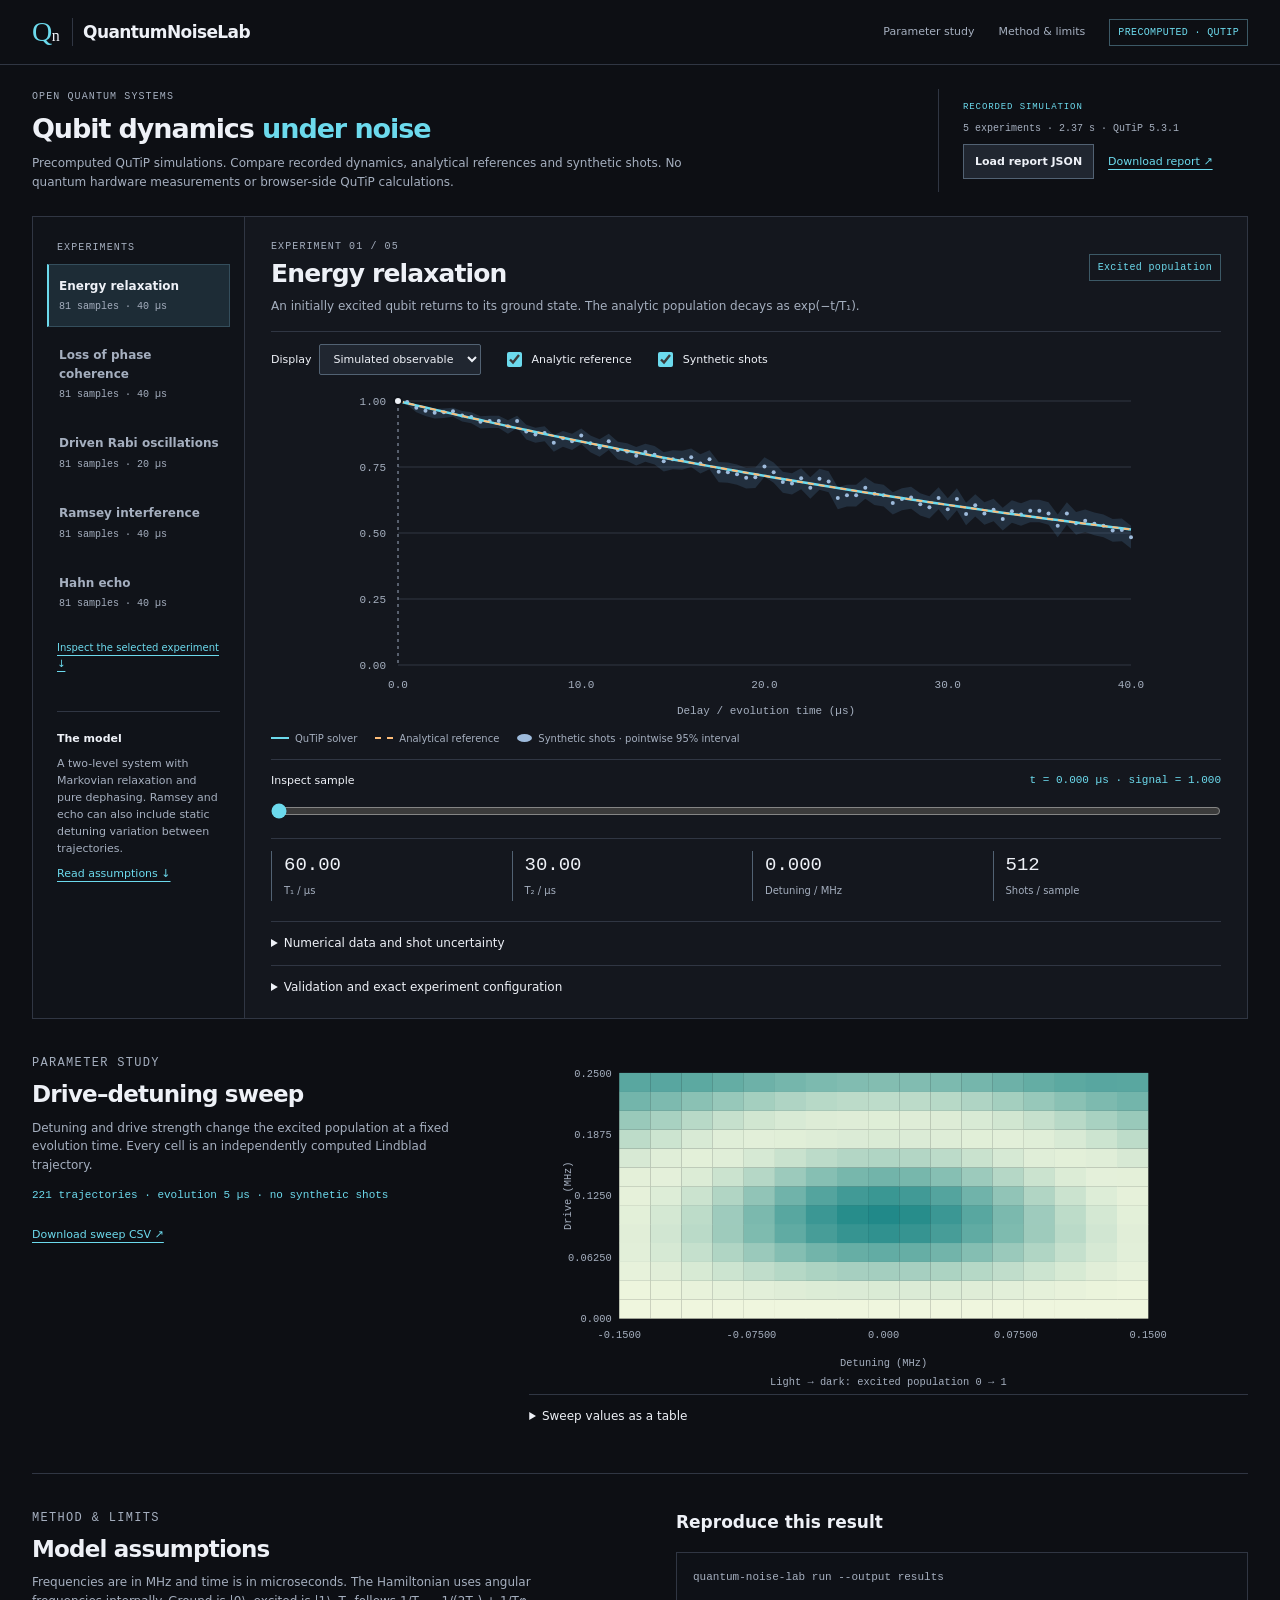
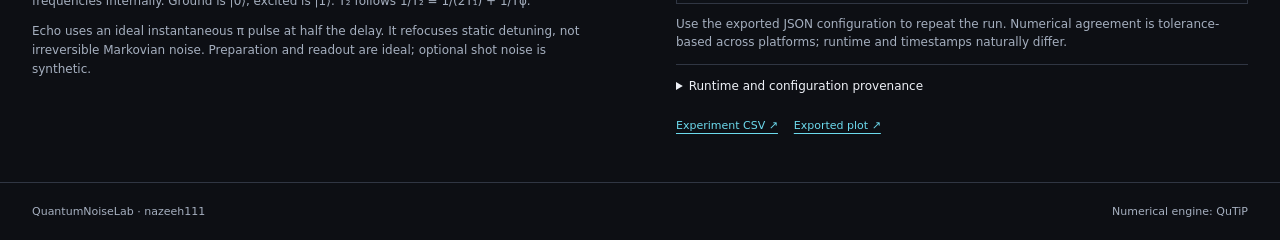
<file: docs/demo/index.html>
<!doctype html>
<html lang="en">
<head><meta charset="utf-8"><meta name="viewport" content="width=device-width,initial-scale=1"><title>QuantumNoiseLab · Qubit noise simulation</title><link rel="stylesheet" href="style.css"></head>
<body>
<a class="skip" href="#main">Skip to experiments</a>
<header><a class="brand" href="#main"><span class="mark" aria-hidden="true">Q<span>n</span></span>QuantumNoiseLab</a><div class="header-links"><a href="#sweep-panel">Parameter study</a><a href="#method">Method &amp; limits</a><span class="badge">PRECOMPUTED · QUTIP</span></div></header>
<main id="main" tabindex="-1">
<section class="intro"><div><p class="eyebrow">OPEN QUANTUM SYSTEMS</p><h1>Qubit dynamics <em>under noise</em></h1><p class="lead">Precomputed QuTiP simulations. Compare recorded dynamics, analytical references and synthetic shots. No quantum hardware measurements or browser-side QuTiP calculations.</p></div><div class="intro-meta"><div class="status">RECORDED SIMULATION</div><p id="run-summary">Loading computed results…</p><label class="button secondary" for="file">Load report JSON<input id="file" type="file" accept=".json,application/json"></label><a class="textlink" href="results.json" download="results.json">Download report ↗</a></div></section>
<p id="error" role="alert" hidden></p>
<section class="workspace" aria-label="Experiment explorer"><aside><p class="eyebrow">EXPERIMENTS</p><nav tabindex="-1" id="experiments" aria-label="Experiments"></nav><a class="experiment-jump textlink" href="#experiment-title">Inspect the selected experiment ↓</a><div class="model-note"><strong>The model</strong><p>A two-level system with Markovian relaxation and pure dephasing. Ramsey and echo can also include static detuning variation between trajectories.</p><a href="#method">Read assumptions ↓</a></div></aside>
<div class="experiment"><div class="experiment-heading"><div><p class="eyebrow" id="experiment-number"></p><h2 id="experiment-title" tabindex="-1"></h2></div><span class="tag" id="observable"></span></div><p id="description" class="description"></p>
<div class="chart-toolbar"><label>Display <select id="metric"><option value="signal">Simulated observable</option><option value="x">Bloch X</option><option value="y">Bloch Y</option><option value="z">Bloch Z</option></select></label><label><input type="checkbox" id="reference" checked> Analytic reference</label><label><input type="checkbox" id="shots" checked> Synthetic shots</label></div>
<div class="plot-frame"><svg id="chart" viewBox="0 0 820 350" role="img" aria-labelledby="chart-title chart-desc"><title id="chart-title">Quantum experiment time series</title><desc id="chart-desc">Select an experiment and inspect numerical values using the sample slider or the data table below.</desc></svg></div>
<div class="legend"><span class="solver">QuTiP solver</span><span class="reference">Analytical reference</span><span class="measurement">Synthetic shots · pointwise 95% interval</span></div>
<a class="return-experiments textlink" href="#experiments">Choose another experiment ↑</a>
<label class="scrubber" for="sample">Inspect sample <output id="sample-value"></output><input id="sample" type="range" min="0" value="0"></label>
<div class="metrics" id="metrics" aria-label="Experiment parameters"></div>
<details><summary>Numerical data and shot uncertainty</summary><p>Intervals describe binomial sampling of this finite simulated ensemble. They do not include model uncertainty or finite-ensemble uncertainty.</p><div class="table-scroll"><table id="data-table"></table></div></details>
<details><summary>Validation and exact experiment configuration</summary><div id="diagnostics"></div><pre id="config"></pre></details>
</div></section>
<section id="sweep-panel" class="sweep"><div><p class="eyebrow">PARAMETER STUDY</p><h2>Drive–detuning sweep</h2><p>Detuning and drive strength change the excited population at a fixed evolution time. Every cell is an independently computed Lindblad trajectory.</p><p id="sweep-caption"></p><a href="sweep.csv" download="sweep.csv" class="textlink">Download sweep CSV ↗</a></div><div><div class="heatmap-frame"><svg id="heatmap" viewBox="0 0 700 360" role="img" aria-label="Computed excited population by drive and detuning"></svg></div><details><summary>Sweep values as a table</summary><div class="table-scroll"><table id="sweep-table"></table></div></details></div></section>
<section class="method" id="method"><div><p class="eyebrow">METHOD & LIMITS</p><h2>Model assumptions</h2><p>Frequencies are in MHz and time is in microseconds. The Hamiltonian uses angular frequencies internally. Ground is |0⟩, excited is |1⟩. T₂ follows 1/T₂ = 1/(2T₁) + 1/Tφ.</p><p>Echo uses an ideal instantaneous π pulse at half the delay. It refocuses static detuning, not irreversible Markovian noise. Preparation and readout are ideal; optional shot noise is synthetic.</p></div><div><h3>Reproduce this result</h3><pre>quantum-noise-lab run --output results</pre><p>Use the exported JSON configuration to repeat the run. Numerical agreement is tolerance-based across platforms; runtime and timestamps naturally differ.</p><details><summary>Runtime and configuration provenance</summary><pre id="provenance"></pre></details><p><a class="textlink" href="experiments.csv" download="experiments.csv">Experiment CSV ↗</a> <a class="textlink" data-bundled href="experiments.png">Exported plot ↗</a></p></div></section>
</main><footer><span>QuantumNoiseLab · nazeeh111</span><span>Numerical engine: QuTiP</span></footer>
<script src="data.js"></script><script src="app.js"></script>
</body></html>
</file>
<file: docs/demo/style.css>
:root{color-scheme:dark;--ink:#eef1f7;--muted:#a5afbf;--teal:#6cdaed;--paper:#0d0f14;--surface:#14171e;--line:#303643;--gold:#ffbd78;--mono:ui-monospace,SFMono-Regular,Consolas,monospace}
*{box-sizing:border-box}
body{margin:0;background:var(--paper);color:var(--ink);font:14px/1.55 system-ui,-apple-system,BlinkMacSystemFont,"Segoe UI",sans-serif}
[hidden]{display:none!important}
a{color:var(--teal);text-underline-offset:4px}
button,input,select{font:inherit}
button,a,input,select,summary{outline-offset:5px}
:focus-visible{outline:2px solid var(--gold)}
.skip{position:absolute;top:-80px;background:var(--ink);color:var(--paper);padding:12px;z-index:10}
.skip:focus{top:0}
header,main,footer{max-width:1600px;margin:auto}
header{padding:18px 32px;display:flex;justify-content:space-between;align-items:center;border-bottom:1px solid var(--line);gap:20px}
.brand{text-decoration:none;color:var(--ink);font-size:17px;font-weight:700;display:flex;align-items:center;gap:10px;letter-spacing:-.035em}
.mark{display:inline-block;color:var(--teal);font:500 28px Georgia,serif;line-height:1;border-right:1px solid var(--line);padding-right:13px}
.mark span{font-size:16px;color:var(--ink)}
.header-links{display:flex;align-items:center;gap:24px;font-size:11px}
.header-links a{color:var(--muted);text-decoration:none}
.header-links a:hover{color:var(--ink)}
.badge,.tag{font:10px/1.5 var(--mono);letter-spacing:.035em;color:var(--teal);border:1px solid #3c5966;padding:5px 8px;white-space:nowrap}
main{padding:0 32px}
h1,h2,h3,p{margin-top:0}
h1{font-size:27px;line-height:1.2;letter-spacing:-.04em;font-weight:600;margin-bottom:9px}
h1 em{font-style:normal;color:var(--teal)}
h2{font-size:25px;line-height:1.2;letter-spacing:-.035em;font-weight:600;margin-bottom:10px}
h3{font-size:17px;font-weight:600}
.intro{display:grid;grid-template-columns:minmax(0,1fr) 310px;gap:48px;padding:24px 0}
.eyebrow{font:10px/1.5 var(--mono);letter-spacing:.11em;color:var(--muted);margin-bottom:9px}
.lead{font-size:12px;color:var(--muted);max-width:690px;margin-bottom:0}
.intro-meta{font-size:11px;color:var(--muted);border-left:1px solid var(--line);padding-left:24px;display:flex;flex-wrap:wrap;align-content:center;align-items:center;gap:7px 14px}
.status{font:9px/1.4 var(--mono);letter-spacing:.1em;color:var(--teal)}
#run-summary{width:100%;margin:0 0 1px;font:10px/1.5 var(--mono)}
.button{display:inline-block;padding:8px 11px;cursor:pointer;border:1px solid #526273;color:var(--ink);background:#202630;font-size:11px;font-weight:600}
.button:hover{background:#2b3542}
.button input{position:absolute;width:1px;height:1px;opacity:0}
.button:focus-within{outline:2px solid var(--gold);outline-offset:4px}
.textlink{font-size:11px;display:inline-block;margin:10px 12px 0 0}
.intro-meta .textlink{margin:0}
.workspace{display:grid;grid-template-columns:212px minmax(0,1fr);border:1px solid var(--line);background:var(--surface)}
aside{padding:23px 14px;background:#101319;border-right:1px solid var(--line)}
aside .eyebrow{margin-left:10px}
nav{display:flex;flex-direction:column;gap:6px}
nav button{text-align:left;border:1px solid transparent;padding:12px 10px;color:var(--muted);background:transparent;cursor:pointer;font-size:12px;border-left:2px solid transparent}
nav button:hover{background:#202630;color:var(--ink)}
nav button[aria-current=true]{background:#1d2c36;color:var(--ink);border-color:#344e5c;border-left-color:var(--teal)}
nav button small{display:block;color:var(--muted);font:10px/1.5 var(--mono);margin-top:4px}
nav button span{font-weight:600}
.experiment-jump{margin:10px;padding:6px 0;font-size:10px}
.model-note{border-top:1px solid var(--line);margin:24px 10px 0;padding-top:18px;font-size:11px;color:var(--muted)}
.model-note strong{font-weight:600;color:var(--ink)}
.model-note p{margin:8px 0}
.experiment{padding:22px 26px 10px;min-width:0}
.experiment-heading{display:flex;align-items:center;justify-content:space-between;gap:12px}
.experiment-heading .eyebrow{margin-bottom:5px}
.experiment-heading h2{margin-bottom:8px}
.description{font-size:12px;color:var(--muted);max-width:800px;margin-bottom:16px}
.chart-toolbar{border-top:1px solid var(--line);padding:12px 0 6px;display:flex;gap:22px;align-items:center;flex-wrap:wrap;font-size:11px}
.chart-toolbar label{display:flex;align-items:center;gap:7px;min-height:30px}
select{max-width:180px;background:#202630;border:1px solid #526273;color:var(--ink);font-size:11px;padding:7px 10px;border-radius:2px}
input[type=checkbox],input[type=range]{accent-color:var(--teal)}
input[type=checkbox]{width:15px;height:15px}
svg{display:block;width:100%;height:auto}
svg text{font-family:var(--mono);fill:var(--muted);font-size:11px}
#chart{max-height:350px}
#chart line[stroke="#e0e6e1"]{stroke:#303643}
#chart polygon[fill="#cfe5e2"]{fill:#436787;opacity:.3}
#chart circle[fill="#517e80"]{fill:#9ebbdc}
#chart path[stroke="#007d82"]{stroke:var(--teal)}
#chart path[stroke="#a9631d"]{stroke:var(--gold)}
#chart line[stroke="#536c77"]{stroke:#9ca9bd}
#chart circle[fill="#162c38"]{fill:var(--ink);stroke:#101319}
.legend{display:flex;gap:18px;flex-wrap:wrap;font-size:10px;color:var(--muted);margin:0 0 12px 0}
.legend span:before{content:"";display:inline-block;width:18px;border-top:2px solid var(--teal);margin:0 6px 3px 0}
.legend .reference:before{border-color:var(--gold);border-top-style:dashed}
.legend .measurement:before{border:4px solid #9ebbdc;width:7px;margin-bottom:0;border-radius:50%}
.return-experiments{display:none}
.scrubber{font-size:11px;border-top:1px solid var(--line);padding-top:12px;display:block;color:var(--ink)}
.scrubber output{float:right;font:11px/1.5 var(--mono);color:var(--teal);font-variant-numeric:tabular-nums}
.scrubber input{display:block;width:100%;margin:10px 0 15px;min-height:24px}
.metrics{display:grid;grid-template-columns:repeat(4,minmax(0,1fr));gap:12px;padding:12px 0 20px;border-top:1px solid var(--line)}
.metric{border-left:1px solid #526273;padding-left:12px}
.metric b{font:19px/1.5 var(--mono);font-variant-numeric:tabular-nums;display:block;color:var(--ink)}
.metric span{font-size:10px;color:var(--muted)}
details{font-size:12px;border-top:1px solid var(--line);padding:12px 0}
summary{cursor:pointer;font-weight:500;color:var(--ink)}
details p{margin-top:12px;color:var(--muted)}
pre{overflow:auto;font:11px/1.6 var(--mono);background:#0e1117;padding:16px;border:1px solid var(--line);color:var(--muted)}
.table-scroll{overflow:auto;max-height:320px;margin-top:14px}
table{width:100%;border-collapse:collapse;text-align:right;font:11px/1.5 var(--mono)}
th,td{padding:8px 10px;border-bottom:1px solid var(--line);white-space:nowrap}
th{background:#242b36;color:var(--ink);position:sticky;top:0;font-weight:500}
.sweep{display:grid;grid-template-columns:1fr 1.6fr;gap:48px;padding:35px 0;border-bottom:1px solid var(--line);align-items:start}
.sweep>div,.method>div,.intro>div{min-width:0}
.sweep p,.method p{font-size:12px;color:var(--muted)}
.sweep h2{font-size:23px}
#sweep-caption{color:var(--teal);font:11px/1.7 var(--mono)}
#heatmap{max-height:340px}
.method{display:grid;grid-template-columns:1fr 1fr;gap:72px;padding:35px 0}
.method h2{font-size:23px}
footer{display:flex;justify-content:space-between;border-top:1px solid var(--line);padding:20px 32px;font-size:11px;color:var(--muted)}
#error{background:#332020;color:#ffd0be;border:1px solid #ac6e58;padding:14px;font-size:12px}
.diagnostic{display:flex;justify-content:space-between;border-bottom:1px solid var(--line);padding:6px 0;gap:16px}
.diagnostic code{color:var(--teal)}
#experiment-title,#experiments,#sweep-panel,#method{scroll-margin-top:20px}
[tabindex="-1"]:focus-visible{outline:2px solid var(--teal);outline-offset:4px}
@media(max-width:950px){header,footer{padding-left:20px;padding-right:20px}main{padding:0 20px}.intro{gap:24px;grid-template-columns:1fr 260px}.workspace{grid-template-columns:180px minmax(0,1fr)}.experiment{padding:20px 18px 8px}.chart-toolbar{gap:12px}.header-links{gap:18px}.badge{display:none}}
@media(max-width:700px){header{padding:14px 16px;gap:12px}.brand{font-size:15px;gap:8px}.mark{font-size:24px;padding-right:9px}.header-links{font-size:10px;gap:12px}.header-links a:first-child{display:none}main{padding:0 12px}.intro{grid-template-columns:1fr;gap:14px;padding:20px 4px 18px}h1{font-size:24px;letter-spacing:-.04em}.intro .eyebrow{font-size:9px;margin-bottom:7px}.lead{font-size:11px;line-height:1.6}.intro-meta{padding:0;border-left:0;gap:8px 14px}.status{display:none}#run-summary{width:100%;margin:0;font-size:9px}.button{padding:7px 10px}.intro-meta .textlink{font-size:10px}.workspace{grid-template-columns:minmax(0,1fr)}aside{padding:12px 10px;border-right:0;border-bottom:1px solid var(--line);min-width:0}aside .eyebrow{margin:0 0 8px 2px;font-size:9px}nav{flex-direction:row;overflow:auto;gap:6px;padding-bottom:5px}nav button{flex:0 0 138px;font-size:11px;padding:9px 10px;min-height:54px}nav button small{font-size:9px;margin-top:2px}.model-note,.experiment-jump{display:none}.experiment{padding:17px 12px 6px}.experiment-heading h2{font-size:21px}.experiment-heading .eyebrow{font-size:9px}.tag{font-size:9px;padding:4px 6px}.description{font-size:11px;line-height:1.6;margin-bottom:11px}.chart-toolbar{gap:4px 14px;padding-top:8px;font-size:10px}.chart-toolbar label{gap:5px;min-height:30px}.chart-toolbar label:first-child{width:100%}select{font-size:10px;padding:6px 8px}.legend{gap:6px 14px;font-size:9px;margin-top:2px}.legend span:last-child{width:100%}.scrubber{font-size:10px;margin-top:12px}.scrubber output{float:none;display:block;font-size:10px;margin-top:4px}.metrics{gap:8px;padding:12px 0 15px}.metric{padding-left:7px}.metric b{font-size:14px}.metric span{font-size:9px}.sweep,.method{grid-template-columns:1fr;gap:14px;padding:28px 4px}.sweep h2,.method h2{font-size:22px}.sweep p,.method p{font-size:11px}.return-experiments{display:inline-block;font-size:10px;margin:0 0 8px}.method{gap:26px}details{font-size:11px}footer{font-size:9px;padding:18px 16px;gap:18px}pre{font-size:10px}.diagnostic{font-size:10px}.plot-frame{padding:0 18px 24px}#chart{overflow:visible}#chart text{font-size:28px}#chart text[text-anchor="middle"]{transform:translateY(20px)}#chart text[text-anchor="middle"]:last-of-type{transform:translateY(45px)}.heatmap-frame{padding:0 5px 40px 55px}#heatmap{overflow:visible}#heatmap text{font-size:26px}#heatmap text[text-anchor="middle"]:not([transform]){transform:translateY(20px)}#heatmap text[text-anchor="middle"]:nth-last-of-type(3){transform:translateY(30px)}#heatmap text[text-anchor="middle"]:last-of-type{transform:translateY(60px)}#heatmap text[transform]{transform:translate(-80px,150px) rotate(-90deg)}}
@media(prefers-reduced-motion:reduce){*{scroll-behavior:auto}}
</file>
